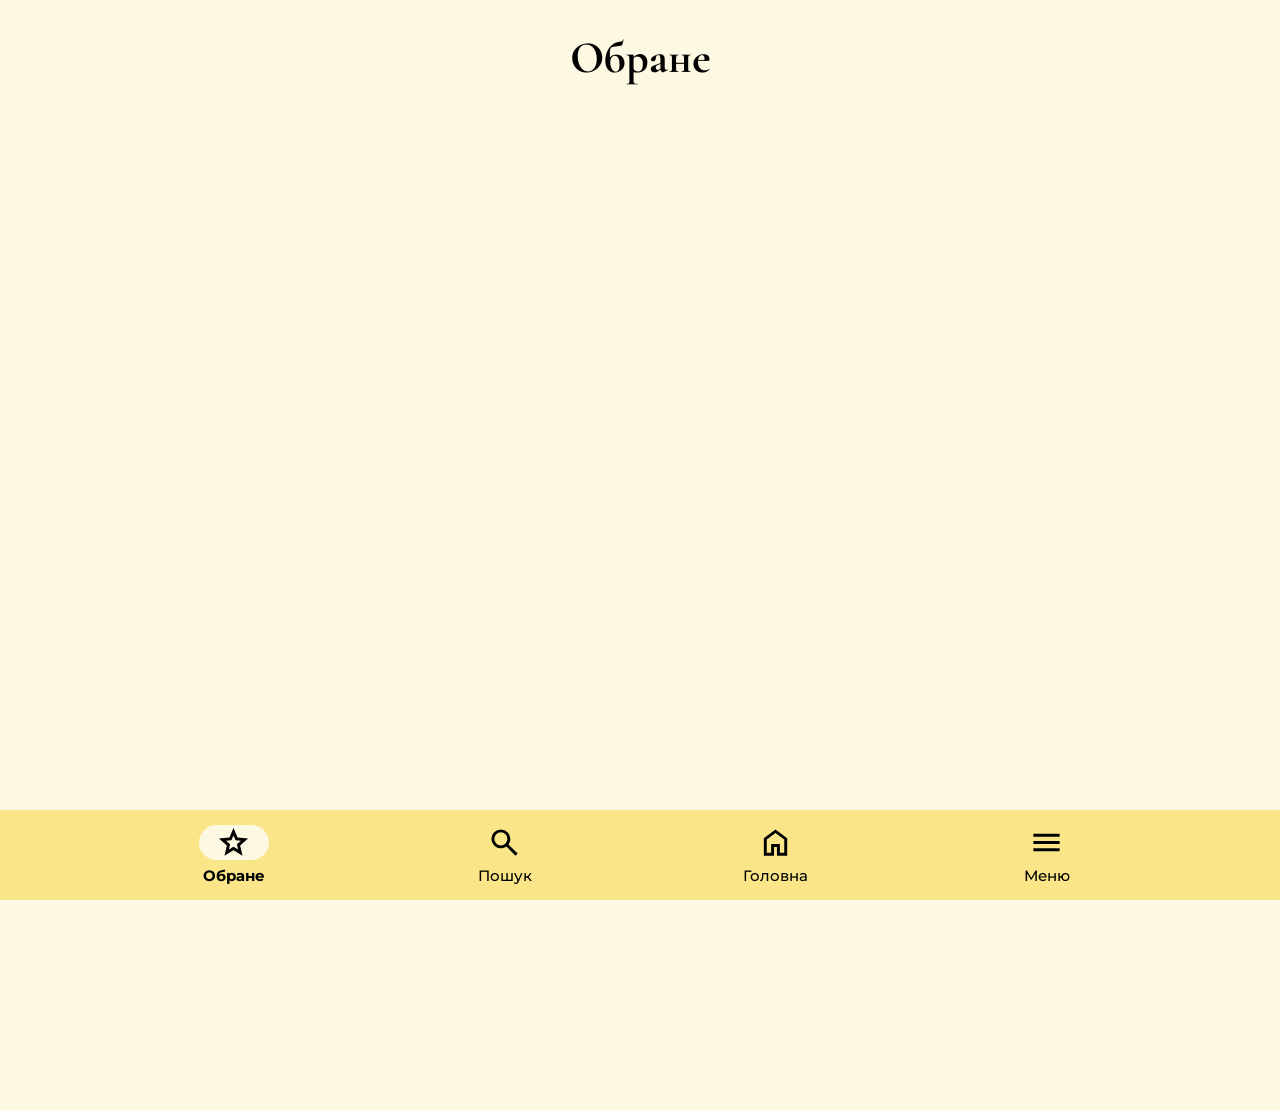
<file: favourite/index.html>
<!DOCTYPE html>
<html lang="uk">

<head>
    <meta charset="UTF-8">
    <meta name="viewport" content="width=device-width, initial-scale=1.0">
    <title>UA APP beta v. 1.0.3</title>

    <link rel="stylesheet" href="../styles/style.css">
    <link rel="stylesheet" href="../styles/style_favourite.css">

    <link rel="preconnect" href="https://fonts.googleapis.com">
    <link rel="preconnect" href="https://fonts.gstatic.com" crossorigin>
    <link href="https://fonts.googleapis.com/css2?family=Montserrat:ital,wght@0,100..900;1,100..900&display=swap"
        rel="stylesheet">
    <link rel="preconnect" href="https://fonts.googleapis.com">
    <link rel="preconnect" href="https://fonts.gstatic.com" crossorigin>
    <link
        href="https://fonts.googleapis.com/css2?family=Cormorant+Garamond:ital,wght@0,300..700;1,300..700&display=swap"
        rel="stylesheet">
</head>

<body>

    <h1>Обране</h1>

    <div class="container-folders">
        <div class="folder"></div>
    </div>

    <footer>
        <a class="footer-btn a-active"><span class="span-active"><img src="../icons/star.svg" alt="star"></span>Обране</a>
        <a href="../search/index.html" class="footer-btn"><span><img src="../icons/search.svg" alt="donate"></span>Пошук</a>
        <a href="../main/index.html" class="footer-btn"><span><img src="../icons/home.svg" alt="home"></span>Головна</a>
        <a href="../menu/index.html" class="footer-btn"><img src="../icons/menu_open.svg" alt="menu">Меню</a>
    </footer>

</body>

</html>
</file>
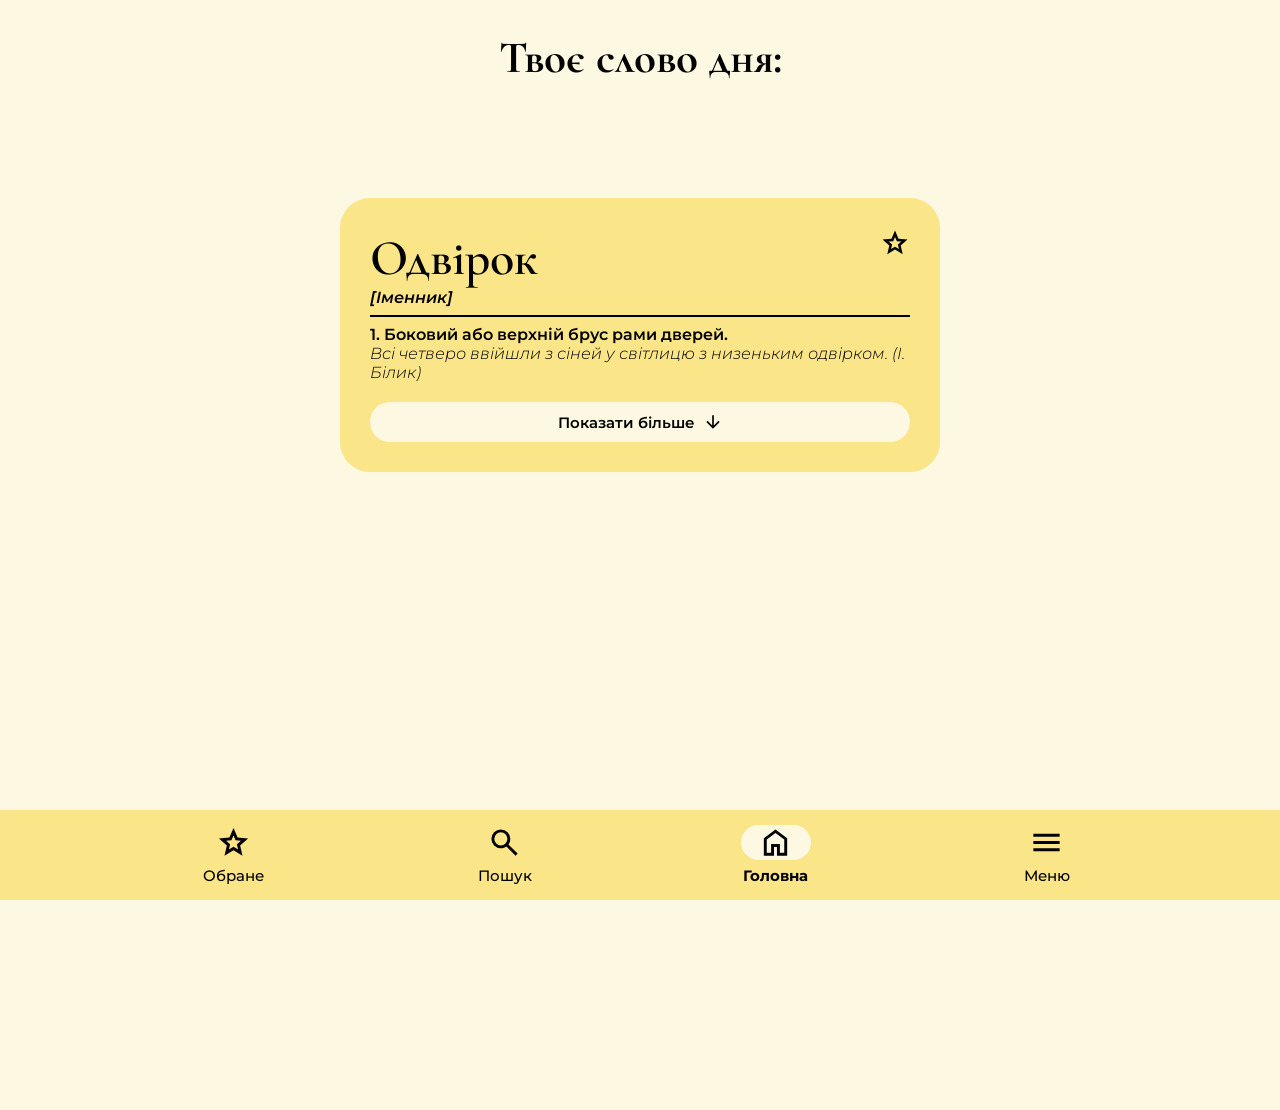
<file: main/index.html>
<!DOCTYPE html>
<html lang="uk">

<head>
    <meta charset="UTF-8">
    <meta name="viewport" content="width=device-width, initial-scale=1.0">
    <title>UA APP beta v. 1.0.3</title>

    <link rel="stylesheet" href="../styles/style.css">

    <link rel="preconnect" href="https://fonts.googleapis.com">
    <link rel="preconnect" href="https://fonts.gstatic.com" crossorigin>
    <link href="https://fonts.googleapis.com/css2?family=Montserrat:ital,wght@0,100..900;1,100..900&display=swap"
        rel="stylesheet">
    <link rel="preconnect" href="https://fonts.googleapis.com">
    <link rel="preconnect" href="https://fonts.gstatic.com" crossorigin>
    <link
        href="https://fonts.googleapis.com/css2?family=Cormorant+Garamond:ital,wght@0,300..700;1,300..700&display=swap"
        rel="stylesheet">
</head>

<body>

    <h1>Твоє слово дня:</h1>

    <div class="container" id="wordContainer"></div>

    <footer>
        <a href="../favourite/index.html" class="footer-btn"><span><img src="../icons/star.svg" alt="star"></span>Обране</a>
        <a href="../search/index.html" class="footer-btn"><span><img src="../icons/search.svg" alt="donate"></span>Пошук</a>
        <a class="footer-btn a-active"><span class="span-active"><img src="../icons/home.svg" alt="home"></span>Головна</a>
        <a href="../menu/index.html" class="footer-btn"><span><img src="../icons/menu_open.svg" alt="menu"></span>Меню</a>
    </footer>

    <script src="script.js"></script>

</body>

</html>
</file>
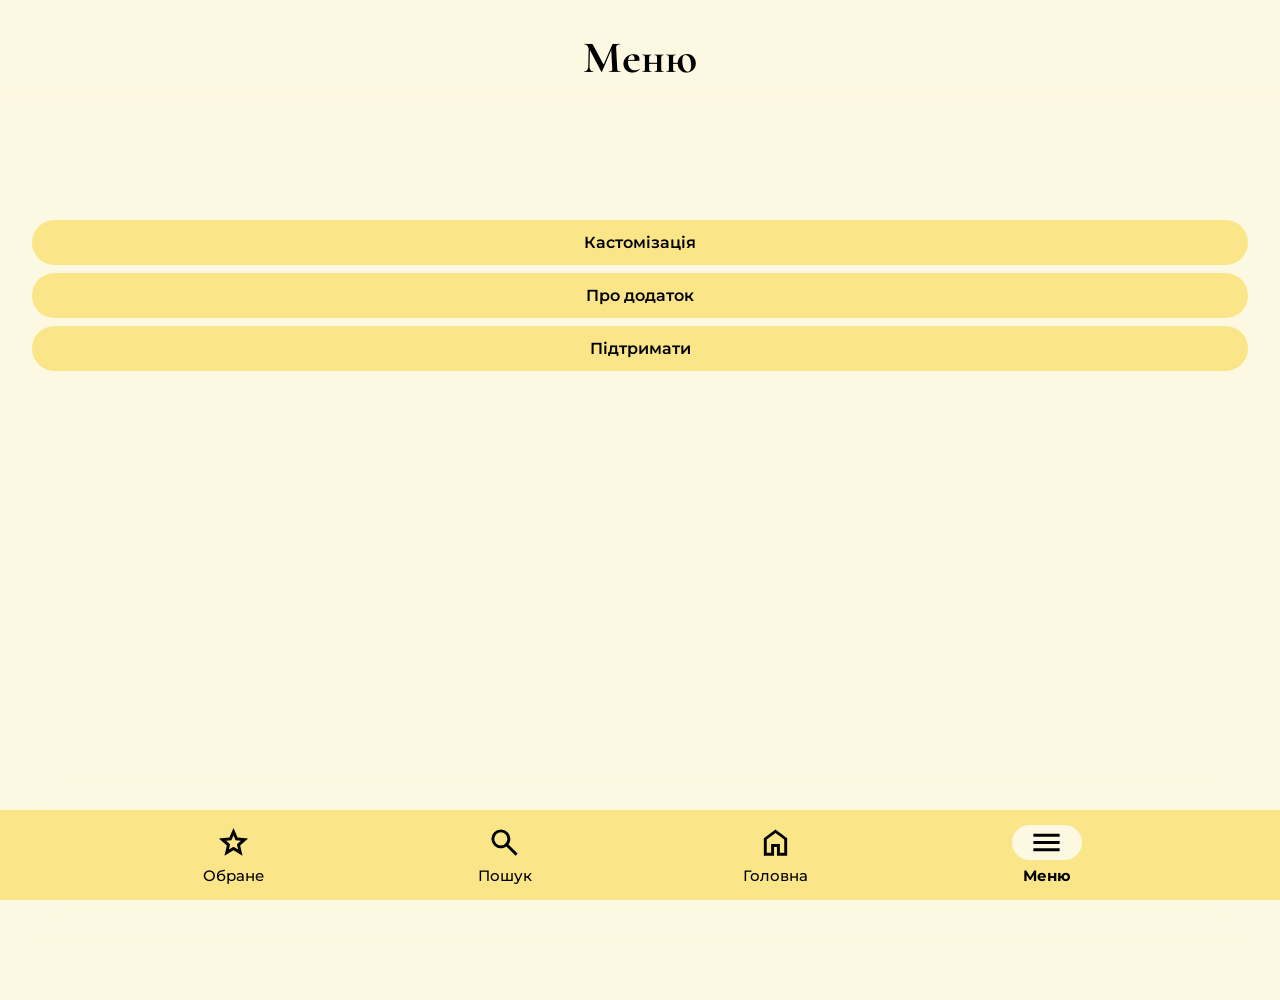
<file: menu/index.html>
<!DOCTYPE html>
<html lang="uk">

<head>
    <meta charset="UTF-8">
    <meta name="viewport" content="width=device-width, initial-scale=1.0">
    <title>UA APP beta v. 1.0.3</title>

    <link rel="stylesheet" href="../styles/style.css">
    <link rel="stylesheet" href="../styles/style_menu.css">

    <link rel="preconnect" href="https://fonts.googleapis.com">
    <link rel="preconnect" href="https://fonts.gstatic.com" crossorigin>
    <link href="https://fonts.googleapis.com/css2?family=Montserrat:ital,wght@0,100..900;1,100..900&display=swap"
        rel="stylesheet">
    <link rel="preconnect" href="https://fonts.googleapis.com">
    <link rel="preconnect" href="https://fonts.gstatic.com" crossorigin>
    <link
        href="https://fonts.googleapis.com/css2?family=Cormorant+Garamond:ital,wght@0,300..700;1,300..700&display=swap"
        rel="stylesheet">
</head>

<body>

    <h1 id="header">Меню</h1>
    <!-- <h1>Кастомізація</h1> -->

    <span class="a-back" id="back-btn"><img src="../icons/arrow_upward.svg" alt="">Назад</span>

    <div class="container-menu">
        <div class="container-buttons" id="buttons">
            <span class="a-menu" id="a-menu1">Кастомізація</span>
            <span class="a-menu" id="a-menu2">Про  додаток</span>
            <span class="a-menu" id="a-menu3">Підтримати</span>
        </div>

        <div class="container-customisation" id="customisation">
            <label class="menu-label" for="theme">Тема додатку:</label>
            <select name="app_color_theme" id="theme">
                <option value="system">Системна тема</option>
                <option value="light">Світла тема</option>
                <option value="dark">Темна тема</option>
            </select>
            <div class="customisation-buttons">
                <button class="customisation-buttons reset-customisation-btn">Скинути</button>
                <button class="customisation-buttons apply-customisation-btn">Застосувати</button>
            </div>
        </div>

        <div class="container-about" id="about">
            TEST
        </div>

        <div class="container-support" id="support">
            "Поможіть не словом (лого/назва), а поможіть доларом!"
        </div>
    </div>

    <footer>
        <a href="../favourite/index.html" class="footer-btn"><span><img src="../icons/star.svg" alt="star"></span>Обране</a>
        <a href="../search/index.html" class="footer-btn"><span><img src="../icons/search.svg" alt="donate"></span>Пошук</a>
        <a href="../main/index.html" class="footer-btn"><span><img src="../icons/home.svg" alt="home"></span>Головна</a>
        <a class="footer-btn a-active"><span class="span-active"><img src="../icons/menu_open.svg" alt="menu"></span>Меню</a>
    </footer>

    <script>
        let backButton = document.getElementById("back-btn")

        let menuButtons = document.querySelectorAll(".a-menu")
        let containerButtons = document.getElementById("buttons")

        let containerCustomisaton = document.getElementById("customisation")
        let containerAbout = document.getElementById("about")

        let containerArray = [
            containerCustomisaton = document.getElementById("customisation"),
            containerAbout = document.getElementById("about"), containerSupport = document.getElementById("support")
        ]

        console.log(containerArray)

        let h_content = document.getElementById("header")

        menuButtons.forEach((element, index) => {
            element.addEventListener("click", () => {
                containerButtons.style.display = "none";
                containerArray[index].style.display = "flex"
                backButton.style.display = "flex"
                window.history.pushState({ subview: true }, '', window.location.href);
                h_content.innerHTML = menuButtons[index].textContent
            })
        })

        function closeSubview() {
                containerArray.forEach(element => {
                element.style.display = "none";
                containerButtons.style.display = "flex";
                h_content.innerHTML = "Меню"
                backButton.style.display = "none";
            })
        }

        backButton.addEventListener("click", () => {
            closeSubview()
            history.back()
        })

        window.addEventListener("popstate", () => {
            closeSubview();
        });

    </script>

</body>

</html>
</file>
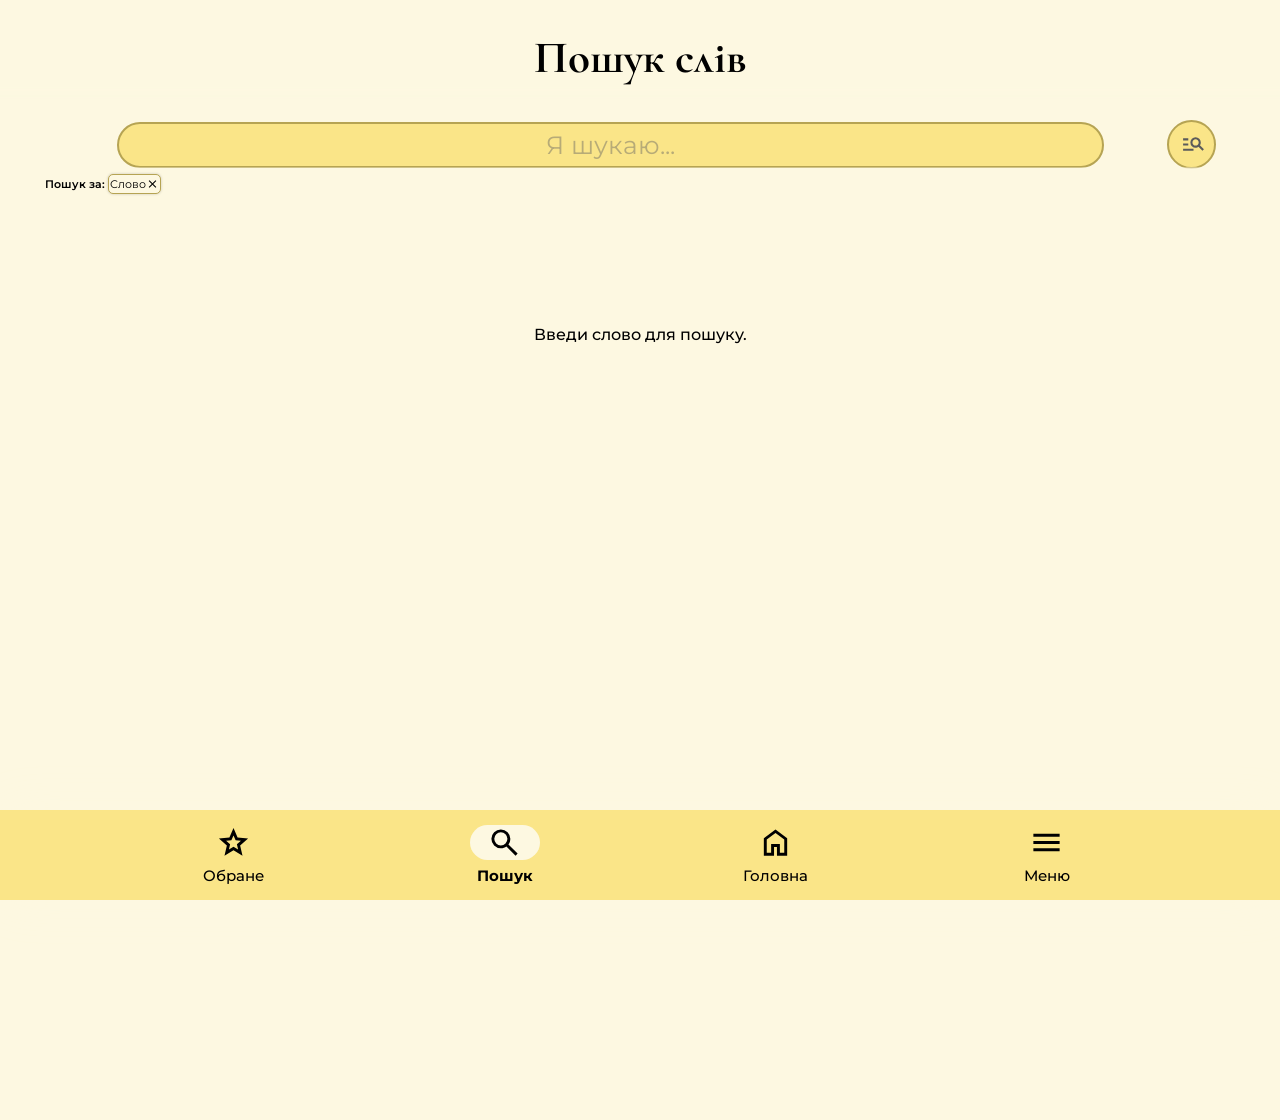
<file: search/index.html>
<!DOCTYPE html>
<html lang="uk">

<head>
    <meta charset="UTF-8">
    <meta name="viewport" content="width=device-width, initial-scale=1.0">
    <title>UA APP beta v. 1.0.3</title>

    <link rel="stylesheet" href="../styles/style.css">
    <link rel="stylesheet" href="../styles/style_search.css">

    <link rel="preconnect" href="https://fonts.googleapis.com">
    <link rel="preconnect" href="https://fonts.gstatic.com" crossorigin>
    <link href="https://fonts.googleapis.com/css2?family=Montserrat:ital,wght@0,100..900;1,100..900&display=swap"
        rel="stylesheet">
    <link rel="preconnect" href="https://fonts.googleapis.com">
    <link rel="preconnect" href="https://fonts.gstatic.com" crossorigin>
    <link
        href="https://fonts.googleapis.com/css2?family=Cormorant+Garamond:ital,wght@0,300..700;1,300..700&display=swap"
        rel="stylesheet">
</head>

<body>

    <h1>Пошук слів</h1>

    <div class="search-container">
        <input type="text" class="search" name="word-search" id="word-search" placeholder="Я шукаю...">

        <div id="search-dropdown">
            <img src="../icons/manage_search.svg" alt="dropdown-icon" class="dropdown-icon">
        </div>
    </div>

    <div class="overlay" id="overlay"></div>

    <!-- ДОРОБИТИ -->

    <div class="dropdown-content" id="dropdown-menu">
        <div id="option-container">
            <span class="filter-span"><label for="word-checkbox" class="span-label">Слово <input type="checkbox" name="word-checkbox" id="word-checkbox" checked></label></span>
            <span class="filter-span"><label for="part-of-speech-checkbox" class="span-label">Частина мови<input type="checkbox" name="part-of-speech-checkbox" id="part-of-speech-checkbox"></label></span>
            <span class="filter-span"><label for="synonyms-checkbox" class="span-label">Синонім<input type="checkbox" name="synonyms-checkbox" id="synonyms-checkbox"></label></span>
        </div>
    </div>

    <div class="filters" id="filters" style="display: flex;">
        Пошук за:
        <span id="word-checkbox-filter" style="display: flex;">Слово <img src="../icons/close.svg" alt="close-icon"></span>
        <span id="part-of-speech-checkbox-filter">Част. мови <img src="../icons/close.svg" alt="close-icon"></span>
        <span id="synonyms-checkbox-filter">Синонім <img src="../icons/close.svg" alt="close-icon"></span>
    </div>

    <div class="results-container" id="resultContainer">
        <span class="result-alert">Введи слово для пошуку.</span>
        <!-- <div class="result">
            <span class="word-span match">Слово</span>
            <span><b>Частина мови: </b><span class="match">іменник</span></span>
            <span><b>Синоніми: </b><span class="match">слово1</span>, <span>слово2</span>
        </div>  -->
    </div>

    <footer>
        <a href="../favourite/index.html" class="footer-btn"><span><img src="../icons/star.svg" alt="star"></span>Обране</a>
        <a class="footer-btn a-active"><span class="span-active"><img src="../icons/search.svg" alt="donate"></span>Пошук</a>
        <a href="../main/index.html" class="footer-btn"><span><img src="../icons/home.svg" alt="home"></span>Головна</a>
        <a href="../menu/index.html" class="footer-btn"><img src="../icons/menu_open.svg" alt="menu">Меню</a>
    </footer>

    <script src="script.js"></script>

</body>

</html>
</file>
<file: styles/style.css>
/* * {
    -webkit-user-select: none;
    -moz-user-select: none;
    -ms-user-select: none;
    user-select: none;
} */

body {
    background-color: #fdf8e1;
    min-height: 100vh;
    margin: 0;
    padding-bottom: 100px;
    overflow: auto;
}

.container {
    width: 100%;
    min-height: 450px;
    clear: both;
    display: flex;
    justify-content: center;
    align-items: center;
    margin-top: 110px;
}

h1 {
    font-family: "cormorant garamond";
    font-weight: 800;
    font-size: 45px;
    background-color: #fdf8e1;
    width: 100%;
    height: 70px;
    display: block;
    position: fixed;
    text-align: center;
    top: 0;
    left: 0;
    z-index: 1000;
    mask-image: linear-gradient(to bottom, black 80%, transparent 100%);
}

.word-card {
    width: 600px;
    min-height: 50px;
    box-sizing: border-box;
    background-color: #fae588;
    border-radius: 30px;
    padding: 30px;
    text-align: left;
    transition: height ease 0.5s;
}

.word {
    font-family: "cormorant garamond";
    font-weight: 600;
    font-size: 50px;
}

.above-word {
    font-family: "Montserrat";
    font-weight: 400;
}

.transcription {
    font-weight: 400;
}

.part_of_speech {
    font-weight: 600;
    font-style: italic;
}

.definition {
    font-weight: 600;
}

.example {
    font-weight: 300;
    /* visibility: hidden; */
}

.link_goroh {
    color: black;
    font-family: 'Montserrat';
    /* visibility: hidden; */
}

hr {
    background-color: black;
    height: 2px;
    border: none;
}

.display-more-btn {
    background-color: #fdf8e1;
    border: none;
    border-radius: 20px;
    width: 100%;
    height: 40px;
    font-family: 'Montserrat';
    font-size: 15px;
    font-weight: 600;
    margin-top: 20px;
    display: flex;
    align-items: center;
    justify-content: center;
    gap: 8px;
    cursor: pointer;
    -webkit-tap-highlight-color: transparent;
}

.display-more-btn img {
    filter: brightness(0);
    width: 20px;
    height: 20px;
    transition: transform ease 0.5s;
}

.star-favourite img {
    display: flex;
    justify-content: center;
    align-items: center;
    float: right;
    filter: brightness(0); 
    width: 30px;
    /* margin-left: 155px; */
}

/* Обгортка додаткового контенту */
.extra-wrapper {
    display: grid;
    grid-template-rows: 0fr;
    /* Ховаємо контент (висота 0) */
    transition: grid-template-rows 0.6s ease-in-out;
    /* Плавна анімація висоти */
}

/* Клас, який ми будемо додавати через JS для відкриття */
.extra-wrapper.is-open {
    grid-template-rows: 1fr;
    /* Розгортаємо на повну висоту */
}

/* Внутрішній блок обов'язково повинен мати overflow: hidden */
.extra-content {
    overflow: hidden;
}

/* Анімація обертання стрілочки (якщо ти використовуєш клас) */
.btn-icon {
    transition: transform 1.6s ease-in-out;
}

.btn-icon.rotate {
    transform: rotate(180deg);
}

footer {
    position: fixed;
    bottom: 0;
    left: 0;
    width: 100%;
    height: 90px;
    background-color: #fae588;
    display: flex;
    justify-content: space-evenly;
    align-items: center;

    z-index: 999;

    /* Бонус для сучасних смартфонів (враховує шторку/смужку внизу екрана) */
    padding-bottom: env(safe-area-inset-bottom);
    box-shadow: 0px 0px 50px #fdf8e1;
}

footer a {
    color: black;
    text-decoration: none;
    -webkit-tap-highlight-color: transparent;
    gap: 6px;
}

.footer-btn {
    width: 75px;
    height: 80%;
    border: none;
    border-radius: 15px;
    background-color: transparent;
    display: flex;
    justify-content: center;
    align-items: center;
    flex-direction: column;
    font-size: 15px;
    font-family: "montserrat";
    font-weight: 500;
}

.footer-btn span {
    display: flex;
    justify-content: center;
    align-items: center;
    -webkit-tap-highlight-color: transparent;
}

.a-active {
    font-weight: 700;
}

.span-active {
    width: 70px;
    border-radius: 20px;
    background-color: #fdf8e1;
    -webkit-tap-highlight-color: transparent;
}

.footer-btn:active {
    font-weight: 700;
}

.footer-btn img {
    filter: brightness(0);
    width: 35px;
    height: 35px;
}

@media (max-width: 767px) {
    body {
        margin: 0;
        height: 600px;
        background-color: #fdf8e1;
    }

    .word-card {
        margin-top: 10px;
    }

    .container {
        width: 90%;
        min-height: 200px;
        display: flex;
        justify-content: center;
        align-items: center;
        margin-left: auto;
        margin-right: auto;
        margin-top: 120px;
        /* margin-bottom: 30px; */
    }

    h1 {
        font-family: "cormorant garamond";
        font-weight: 800;
        font-size: 40px;
        background-color: #fdf8e1;
        width: 100%;
        height: 120px;
        display: flex;
        position: fixed;
        justify-content: center;
        align-items: center;
        top: 0;
        left: 0;
        z-index: 1000;
        margin: 0;
    }

    .word {
        font-family: "cormorant garamond";
        font-weight: 600;
        font-size: 45px;
    }

    .above-word {
        font-family: "Montserrat";
        font-weight: 400;
        font-size: 14px;
    }

    .part_of_speech {
        font-weight: 600;
        font-style: italic;
    }

    .definition {
        font-weight: 700;
    }

    .example {
        font-weight: 400;
    }

    .link_goroh {
        color: black;
        font-family: 'Montserrat';
    }

    hr {
        background-color: black;
        height: 2px;
        border: none;
    }

    .display-more-btn {
        background-color: #fdf8e1;
        border: none;
        border-radius: 20px;
        width: 100%;
        height: 40px;
        font-family: 'Montserrat';
        font-size: 15px;
        font-weight: 600;
        margin-top: 20px;
        display: flex;
        align-items: center;
        justify-content: center;
        gap: 8px;
        cursor: pointer;
        -webkit-tap-highlight-color: transparent;
    }

    .display-more-btn img {
        filter: brightness(0);
        width: 20px;
        height: 20px;
        transition: transform ease 0.6s;
    }
}
</file>
<file: styles/style_favourite.css>
.container-folders {
    margin-top: 110px;
    display: flex;
    justify-content: center;
    align-items: center;
}

/* .folder {

} */
</file>
<file: styles/style_menu.css>
body {
    background-color: #fdf8e1;
}

.container-menu {
    width: 100%;
    min-height: 350px;
    display: flex;
    justify-content: center;
    align-items: center;
    flex-direction: column;
    gap: 8px;
    background-color: #fdf8e1;
}

.container-buttons {
    width: 100%;
    min-height: 350px;
    display: flex;
    justify-content: center;
    align-items: center;
    flex-direction: column;
    gap: 8px;
    background-color: #fdf8e1;
    margin-top: 120px;
    padding-bottom: 110px;
}

.container-customisation {
    width: 95%;
    display: none;
    justify-content: center;
    align-items: center;
    flex-direction: column;
    gap: 10px;
}

.container-about {
    width: 100%;
    min-height: 350px;
    margin: 0;
    display: none;
    justify-content: center;
    align-items: center;
    background-color: #fdf8e1;
    font-family: 'montserrat';
    font-weight: 500;
}

.container-support {
    width: 100%;
    min-height: 350px;
    margin: 0;
    display: none;
    justify-content: center;
    align-items: center;
    background-color: #fdf8e1;
    font-family: 'montserrat';
    font-weight: 500;
}

.a-menu {
    text-decoration: none;
    color: black;
    font-family: 'montserrat';
    font-weight: 600;
    background-color: #fae588;
    width: 95%;
    height: 45px;
    border-radius: 25px;
    display: flex;
    justify-content: center;
    align-items: center;
    -webkit-tap-highlight-color: transparent;
}

.a-menu:hover {
    background-color: #f0db80;
}

.menu-label {
    font-family: 'Montserrat';
    font-weight: 600;
    font-size: 25px;
}

.container-menu select {
    border: solid 2px #b6a453;
    border-radius: 25px;
    width: 70%;
    height: 45px;
    margin: 10px;
    padding: 10px;
    font-size: 17px;
    background-color: #fae588;
}

.a-back {
    width: 120px;
    height: 40px;
    border-radius: 25px;
    border: solid 2px #b6a453;
    margin-left: 15px;
    margin-top: 130px;
    background-color: #fae588;
    font-family: 'montserrat';
    font-weight: 600;
    display: none;
    justify-content: center;
    align-items: center;
    gap: 3px;
}

.a-back img {
    filter: brightness(0);
    transform: rotate(270deg);
    width: 3vh;
}

.customisation-buttons {
    gap: 10px;
}

.customisation-buttons {
    font-family: 'montserrat';
    font-weight: 600;
    font-size: 15px;
    width: 80%;
    height: 50px;
    display: flex;
    justify-content: center;
    align-items: center;
    border: none;
    border-radius: 25px;
}

.reset-customisation-btn {
    background-color: #f26a8d;
    border: 2px solid #dd2d4a;
    color: #f1f1f1;
}

.apply-customisation-btn {
    border: solid 2px #b6a453;
    background-color: #fae588;
}
</file>
<file: styles/style_search.css>
:root {
    --border-color: #b6a453;
    --border-style: 2px solid #b6a453;
    --background-color: #fdf8e1;
    --word-font: "cormorant garamond";
}

body {
    overflow: hidden;
}

.search-container {
    /* position: relative; */
    margin: 120px auto 0px auto;
    width: 90%;
    display: flex;
    justify-content: center;
    align-items: center;
    gap: 10px;
    mask-image: linear-gradient(to bottom, black 95%, transparent 100%);
}

.search {
    border: none;
    background-color: #fae588;
    width: 85%;
    height: 40px;
    border-radius: 25px;
    text-align: center;
    font-size: 25px;
    font-family: 'Montserrat';
    border: solid 2px var(--border-color);
    margin: auto;
    position: relative;
}

.search::placeholder {
    font-size: 25px;
    color: #b7ab77;
    text-align: center;
    font-family: 'Montserrat';
}

.search:focus {
    border: solid 2px #b6a453;
}

#search-dropdown {
    position: relative;
    height: 45px;
    width: 45px;
    background-color: #fae588;
    border: solid 2px #b6a453;
    border-radius: 25px;
    font-family: 'Montserrat';
    font-size: 15px;
    display: flex;
    justify-content: center;
    align-items: center;
    cursor: pointer;
    -webkit-tap-highlight-color: transparent;
    transition: all ease-in 0.3s;
}

.dropdown-icon {
    filter: brightness(40%);
    width: 25px;
    padding-left: 3px;
    padding-bottom: 3px;
    transition: transform ease 0.5s;
}

.dropdown-content {
    position: absolute;
    z-index: 9999;
    right: 0;
    width: 170px;
    min-height: 150px;
    border: solid 2px #b6a453;
    background-color: #fae588;
    border-radius: 20px 0px 20px 20px;
    display: none;
    justify-content: center;
    align-items: center;
    flex-direction: column;
    font-family: 'Montserrat';
    transition: all ease-in 0.3s;
    box-shadow: 0px 0px 30px rgba(0, 0, 0, 0.2);
    padding: 5px;
    margin: 0;
}

.dropdown-content .filter-span {
    font-weight: 500;
    width: 90%;
    height: 30px;
    display: flex;
    justify-content: start;
    align-items: center;
    border-radius: 10px;
    /* background-color: #fdf8e1; */
    padding: 7px;
}

.span-label {
    width: 100%;
    height: 100%;
    display: flex;
    align-items: center;
}

input[type="checkbox"] {
    /* text-align: center;
    vertical-align: middle; */
    /* width: 15px;
    height: 15px; */

    -webkit-appearance: none;
    appearance: none;
    background-color: #fae588;
    margin: 0;
    margin-left: 10px;

    font: inherit;
    color: black;
    width: 1.0em;
    height: 1.0em;
    border: 2px solid black;
    border-radius: 0.15em;
    transform: translateY(-0.075em);

    display: grid;
    place-content: center;
}

span input[type="checkbox"] {
    border: none;
}

input[type="checkbox"]::before {
    content: "";
    width: 0.65em;
    height: 0.65em;
    transform: scale(0);
    clip-path: polygon(14% 44%, 0 65%, 50% 100%, 100% 16%, 80% 0%, 43% 62%);
    transition: 120ms transform ease-in-out;
    box-shadow: inset 1em 1em black;
}

input[type="checkbox"]:checked::before {
    transform: scale(1);
}

.span-active {
    background-color: #fdf8e1;
}

.filters {
    width: 93%;
    box-sizing: border-box;
    margin: auto;
    margin-top: 5px;
    pad: 5px;
    display: none;
    justify-content: start;
    align-items: center;
    font-family: 'Montserrat';
    font-size: 0.7em;
    gap: 3px;
    font-weight: 600;
}

.filters span {
    background-color: var(--background-color);
    font-weight: 400;
    border: 1px solid #b6a453;
    border-radius: 5px;
    box-shadow: 0px 0px 3px rgba(0, 0, 0, 0.2);
    display: none;
    padding: 2px 1px 2px 1px;
}

.filters span img {
    filter: brightness(0);
    width: 13px;
    vertical-align: middle;
}

@-webkit-keyframes scale-up-right {
    0% {
        -webkit-transform: scale(0);
        transform: scale(0);
        -webkit-transform-origin: 100% 0%;
        transform-origin: 100% 0%;
    }

    100% {
        -webkit-transform: scale(1);
        transform: scale(1);
        -webkit-transform-origin: 100% 0%;
        transform-origin: 100% 0%;
    }
}

@keyframes scale-up-right {
    0% {
        -webkit-transform: scale(0);
        transform: scale(0);
        -webkit-transform-origin: 100% 0%;
        transform-origin: 100% 0%;
    }

    100% {
        -webkit-transform: scale(1);
        transform: scale(1);
        -webkit-transform-origin: 100% 0%;
        transform-origin: 100% 0%;
    }
}


@-webkit-keyframes scale-down-right {
    0% {
        -webkit-transform: scale(1);
        transform: scale(1);
        -webkit-transform-origin: 100% 0%;
        transform-origin: 100% 0%;
    }

    100% {
        -webkit-transform: scale(0);
        transform: scale(0);
        -webkit-transform-origin: 100% 0%;
        transform-origin: 100% 0%;
    }
}

@keyframes scale-down-right {
    0% {
        -webkit-transform: scale(1);
        transform: scale(1);
        -webkit-transform-origin: 100% 0%;
        transform-origin: 100% 0%;
    }

    100% {
        -webkit-transform: scale(0);
        transform: scale(0);
        -webkit-transform-origin: 100% 0%;
        transform-origin: 100% 0%;
    }
}


.scale-up-right {
    -webkit-animation: scale-up-right .4s cubic-bezier(.39, .575, .565, 1.000) both;
    animation: scale-up-right .4s cubic-bezier(.39, .575, .565, 1.000) both
}

.scale-down-right {
    -webkit-animation: scale-down-right 0.4s cubic-bezier(0.250, 0.460, 0.450, 0.940) both;
    animation: scale-down-right 0.4s cubic-bezier(0.250, 0.460, 0.450, 0.940) both;
}

.overlay {
    display: none;
    position: fixed;
    inset: 0;
    z-index: 1000;
    transition: backdrop-filter, display ease 1s;
}

#option-container {
    width: 100%;
}

.results-container {
    width: 90%;
    height: calc(100vh - 310px);
    min-height: 200px;
    display: flex;
    align-items: start;
    flex-direction: column;
    gap: 10px;
    margin: auto;
    margin-top: 15px;
    z-index: 2;
    overflow-y: auto;
    scrollbar-color: var(--border-color);
    scrollbar-width: thin;
    mask-image: linear-gradient(to bottom, black 95%, transparent 100%);
}

.results-container::-webkit-scrollbar {
    display: none;
}

.result:last-child {
    margin: 0px 0px 20px 0px;
}

.result {
    box-sizing: border-box;
    width: 100%;
    height: 150px;
    background-color: #fae588;
    border: var(--border-style);
    border-radius: 25px;
    display: flex;
    justify-content: center;
    align-items: start;
    flex-direction: column;
    padding: 15px;
}

.result span {
    font-family: 'Montserrat';
}

.result-label {
    overflow-wrap: break-word;
    word-break: break-word;
}

.result span.word-span {
    font-family: "cormorant garamond";
}

.word-span {
    font-size: 45px;
    display: flex;
    justify-content: start;
    align-items: center;
}

.result-alert {
    display: flex;
    justify-content: center;
    align-items: center;
    width: 100%;
    height: 250px;
    font-family: "Montserrat";
    font-weight: 500;
}

b {
    font-weight: 600;
}

.result-arrow-icon {
    display: flex;
    justify-content: end;
    align-items: center;
    /* box-sizing: border-box; */
    width: 90%;
    position: sticky;
    right: 0;
    top: 0;
    /* padding: 15px;
    margin: 0; */
}

.result-arrow-icon img {
    filter: brightness(0);
    transform: rotate(45deg);
    width: 25px;
}

.blured {
    filter: blur(5px);
    transition: all ease-in-out 0.3s;
}

.unblured {
    filter: blur(0px);
    transition: all ease-in-out 0.3s;
}

.match {
    background-color: #fdf8e1c1;
    font-family: "cormorant garamond";
    box-sizing: border-box;
    height: auto;
    padding: 2px;
    border-radius: 15px;
    box-shadow: 0px 0px 5px rgba(0, 0, 0, 0.2);
}
</file>
